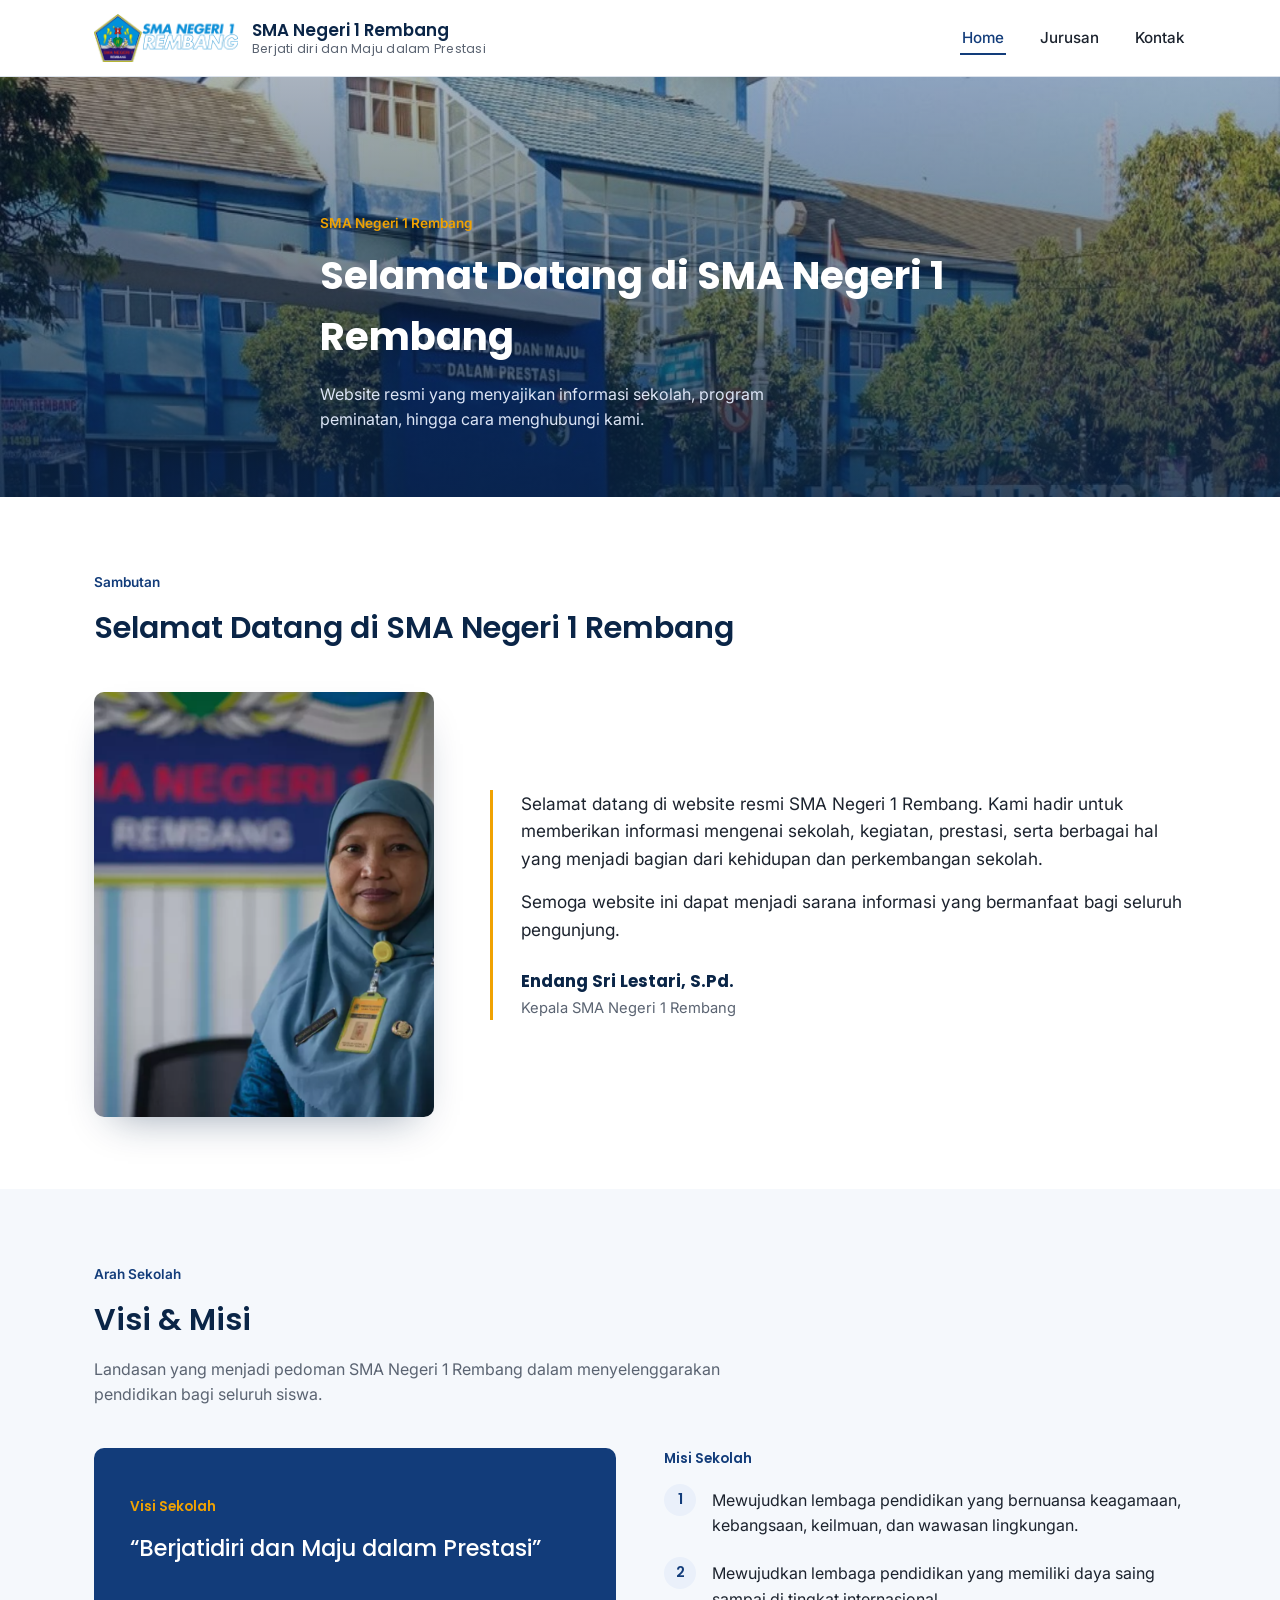
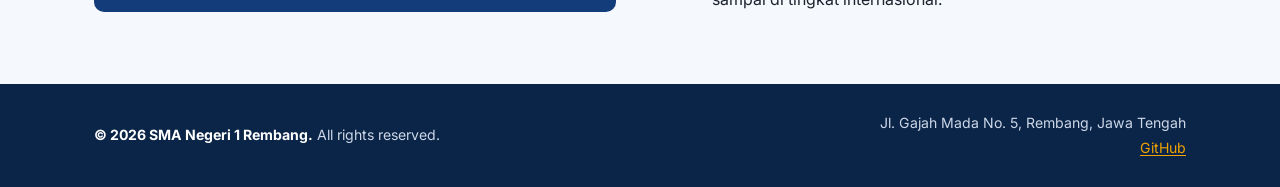
<file: Week 3/index.html>
<!DOCTYPE html>
<html lang="id">
<head>
<meta charset="UTF-8" />
<meta name="viewport" content="width=device-width, initial-scale=1.0" />
<title>SMA Negeri 1 Rembang — Beranda</title>
<link rel="preconnect" href="https://fonts.googleapis.com" />
<link rel="preconnect" href="https://fonts.gstatic.com" crossorigin />
<link href="https://fonts.googleapis.com/css2?family=Inter:wght@400;500;600&family=Poppins:wght@500;600;700&display=swap" rel="stylesheet" />
<link rel="stylesheet" href="style.css" />
</head>
<body>

<header class="site-header">
    <div class="container">
    <div class="brand">
        <img src="assets/logo.png" alt="Logo SMA Negeri 1 Rembang" />
        <div class="brand-name">
        SMA Negeri 1 Rembang
        <span>Berjati diri dan Maju dalam Prestasi</span>
        </div>
    </div>
    <nav class="main-nav">
        <ul>
        <li><a href="index.html" aria-current="page">Home</a></li>
        <li><a href="jurusan.html">Jurusan</a></li>
        <li><a href="kontak.html">Kontak</a></li>
        </ul>
    </nav>
    </div>
</header>

<main>

    <!-- Hero / Landing -->
    <section class="hero">
    <div class="container">
        <span class="hero-kicker">SMA Negeri 1 Rembang</span>
        <h1>Selamat Datang di SMA Negeri 1 Rembang</h1>
        <p>
        Website resmi yang menyajikan informasi sekolah, program peminatan,
        hingga cara menghubungi kami.
        </p>
    </div>
    </section>

    <!-- Sambutan Kepala Sekolah -->
    <section class="section">
    <div class="container">
        <span class="section-kicker">Sambutan</span>
        <h1 class="section-title">Selamat Datang di SMA Negeri 1 Rembang</h1>

        <div class="sambutan" style="margin-top: 40px;">
        <div class="sambutan-photo">
            <img src="assets/kepala-sekolah.png" alt="Foto Ibu Endang Sri Lestari, S.Pd., Kepala SMA Negeri 1 Rembang" />
        </div>
        <div class="sambutan-quote">
            <p>
            Selamat datang di website resmi SMA Negeri 1 Rembang. Kami hadir untuk
            memberikan informasi mengenai sekolah, kegiatan, prestasi, serta berbagai
            hal yang menjadi bagian dari kehidupan dan perkembangan sekolah.
            </p>
            <p>
            Semoga website ini dapat menjadi sarana informasi yang bermanfaat bagi
            seluruh pengunjung.
            </p>
            <div class="sambutan-signature">
            <strong>Endang Sri Lestari, S.Pd.</strong>
            <span>Kepala SMA Negeri 1 Rembang</span>
            </div>
        </div>
        </div>
    </div>
    </section>

    <!-- Visi & Misi -->
    <section class="section section-soft">
    <div class="container">
        <span class="section-kicker">Arah Sekolah</span>
        <h2 class="section-title">Visi &amp; Misi</h2>
        <p class="section-lede">
        Landasan yang menjadi pedoman SMA Negeri 1 Rembang dalam menyelenggarakan
        pendidikan bagi seluruh siswa.
        </p>

        <div class="visimisi">
        <div class="visi-card">
            <div class="label">Visi Sekolah</div>
            <p>&ldquo;Berjatidiri dan Maju dalam Prestasi&rdquo;</p>
        </div>

        <div class="misi-block">
            <div class="label">Misi Sekolah</div>
            <ol class="misi-list">
            <li>
                <span class="misi-num">1</span>
                <p>
                Mewujudkan lembaga pendidikan yang bernuansa keagamaan, kebangsaan,
                keilmuan, dan wawasan lingkungan.
                </p>
            </li>
            <li>
                <span class="misi-num">2</span>
                <p>
                Mewujudkan lembaga pendidikan yang memiliki daya saing sampai di
                tingkat internasional.
                </p>
            </li>
            </ol>
        </div>
        </div>
    </div>
    </section>

</main>

<footer class="site-footer">
    <div class="container">
    <span><strong>&copy; 2026 SMA Negeri 1 Rembang.</strong> All rights reserved.</span>
    <div class="footer-info">
        <span>Jl. Gajah Mada No. 5, Rembang, Jawa Tengah</span>
        <span><a href="https://github.com/ayudyadevina/Pweb-Assignment" target="_blank" rel="noopener">GitHub</a></span>
    </div>
    </div>
</footer>

</body>
</html>
</file>
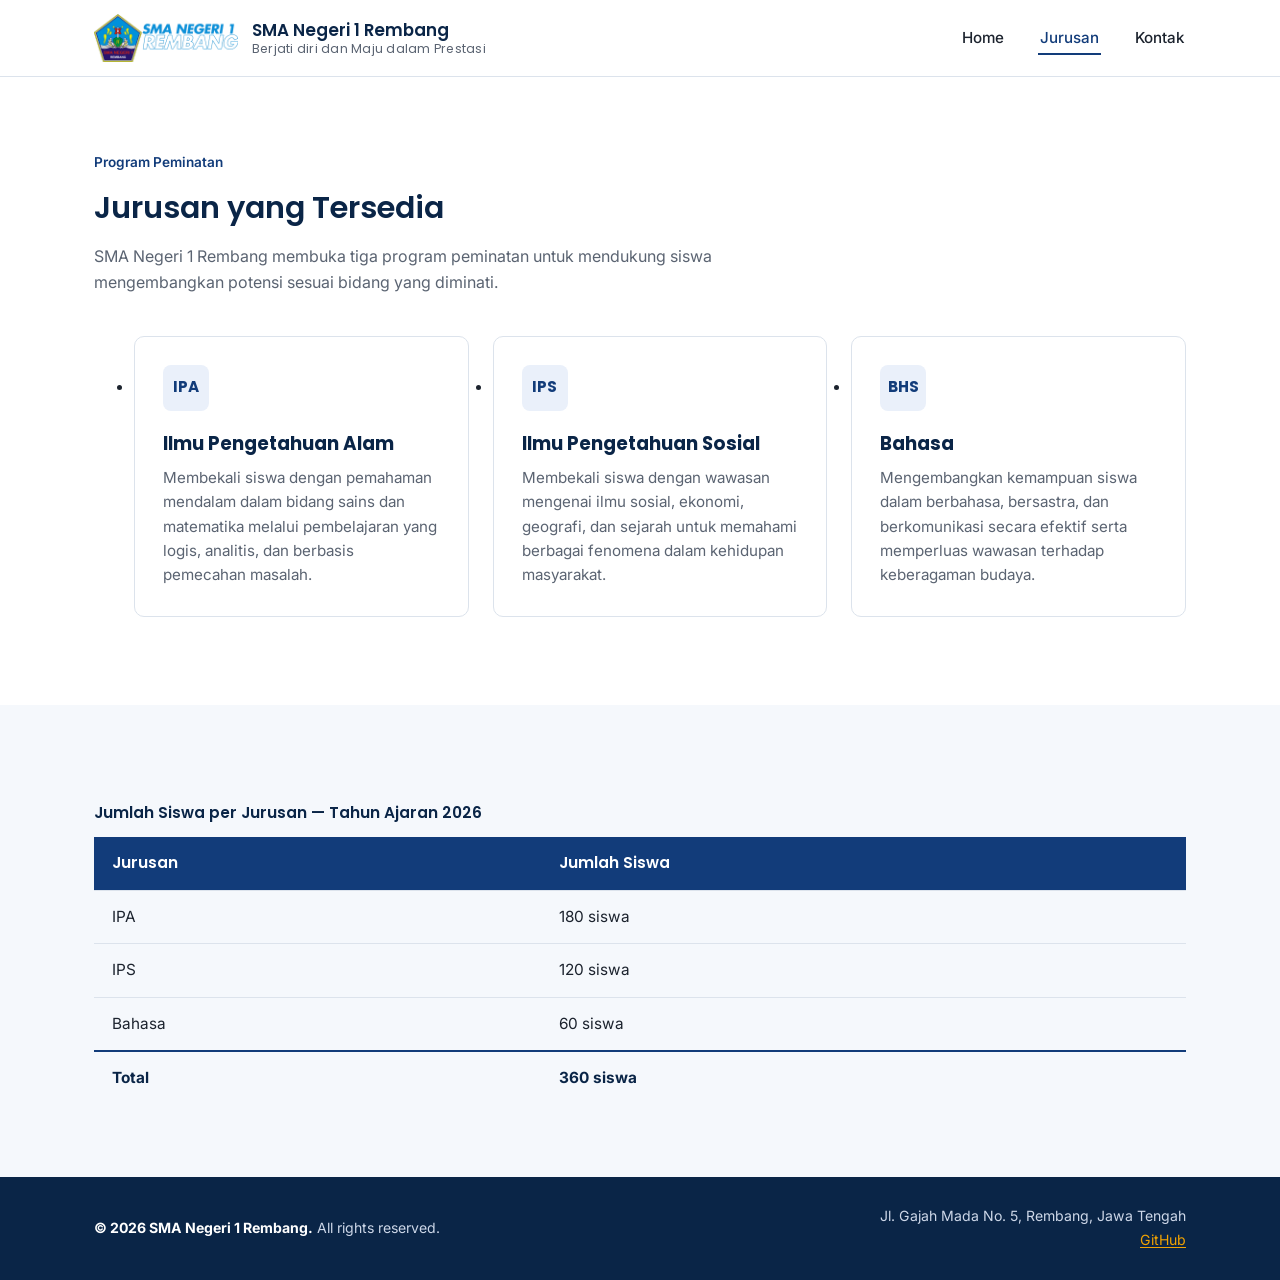
<file: Week 3/jurusan.html>
<!DOCTYPE html>
<html lang="id">
<head>
  <meta charset="UTF-8" />
  <meta name="viewport" content="width=device-width, initial-scale=1.0" />
  <title>SMA Negeri 1 Rembang — Jurusan</title>
  <link rel="preconnect" href="https://fonts.googleapis.com" />
  <link rel="preconnect" href="https://fonts.gstatic.com" crossorigin />
  <link href="https://fonts.googleapis.com/css2?family=Inter:wght@400;500;600&family=Poppins:wght@500;600;700&display=swap" rel="stylesheet" />
  <link rel="stylesheet" href="style.css" />
</head>
<body>

  <header class="site-header">
    <div class="container">
      <div class="brand">
        <img src="assets/logo.png" alt="Logo SMA Negeri 1 Rembang" />
        <div class="brand-name">
          SMA Negeri 1 Rembang
          <span>Berjati diri dan Maju dalam Prestasi</span>
        </div>
      </div>
      <nav class="main-nav">
        <ul>
          <li><a href="index.html">Home</a></li>
          <li><a href="jurusan.html" aria-current="page">Jurusan</a></li>
          <li><a href="kontak.html">Kontak</a></li>
        </ul>
      </nav>
    </div>
  </header>

  <main>

    <section class="section">
      <div class="container">
        <span class="section-kicker">Program Peminatan</span>
        <h2 class="section-title">Jurusan yang Tersedia</h2>
        <p class="section-lede">
          SMA Negeri 1 Rembang membuka tiga program peminatan untuk mendukung siswa mengembangkan potensi sesuai bidang yang diminati.
        </p>

        <ul class="jurusan-grid">
          <li class="jurusan-card">
            <span class="kode">IPA</span>
            <h3>Ilmu Pengetahuan Alam</h3>
            <p>
              Membekali siswa dengan pemahaman mendalam dalam bidang sains dan
              matematika melalui pembelajaran yang logis, analitis, dan berbasis
              pemecahan masalah.
            </p>
          </li>
          <li class="jurusan-card">
            <span class="kode">IPS</span>
            <h3>Ilmu Pengetahuan Sosial</h3>
            <p>
              Membekali siswa dengan wawasan mengenai ilmu sosial, ekonomi, geografi,
              dan sejarah untuk memahami berbagai fenomena dalam kehidupan masyarakat.
            </p>
          </li>
          <li class="jurusan-card">
            <span class="kode">BHS</span>
            <h3>Bahasa</h3>
            <p>
              Mengembangkan kemampuan siswa dalam berbahasa, bersastra, dan
              berkomunikasi secara efektif serta memperluas wawasan terhadap
              keberagaman budaya.
            </p>
          </li>
        </ul>
      </div>
    </section>

    <section class="section section-soft">
      <div class="container">
        <table class="data-table">
          <caption>Jumlah Siswa per Jurusan — Tahun Ajaran 2026</caption>
          <thead>
            <tr>
              <th scope="col">Jurusan</th>
              <th scope="col">Jumlah Siswa</th>
            </tr>
          </thead>
          <tbody>
            <tr>
              <td>IPA</td>
              <td>180 siswa</td>
            </tr>
            <tr>
              <td>IPS</td>
              <td>120 siswa</td>
            </tr>
            <tr>
              <td>Bahasa</td>
              <td>60 siswa</td>
            </tr>
          </tbody>
          <tfoot>
            <tr>
              <td>Total</td>
              <td>360 siswa</td>
            </tr>
          </tfoot>
        </table>
      </div>
    </section>

  </main>

  <footer class="site-footer">
    <div class="container">
      <span><strong>&copy; 2026 SMA Negeri 1 Rembang.</strong> All rights reserved.</span>
      <div class="footer-info">
        <span>Jl. Gajah Mada No. 5, Rembang, Jawa Tengah</span>
        <span><a href="https://github.com/ayudyadevina/Pweb-Assignment" target="_blank" rel="noopener">GitHub</a></span>
      </div>
    </div>
  </footer>

</body>
</html>
</file>
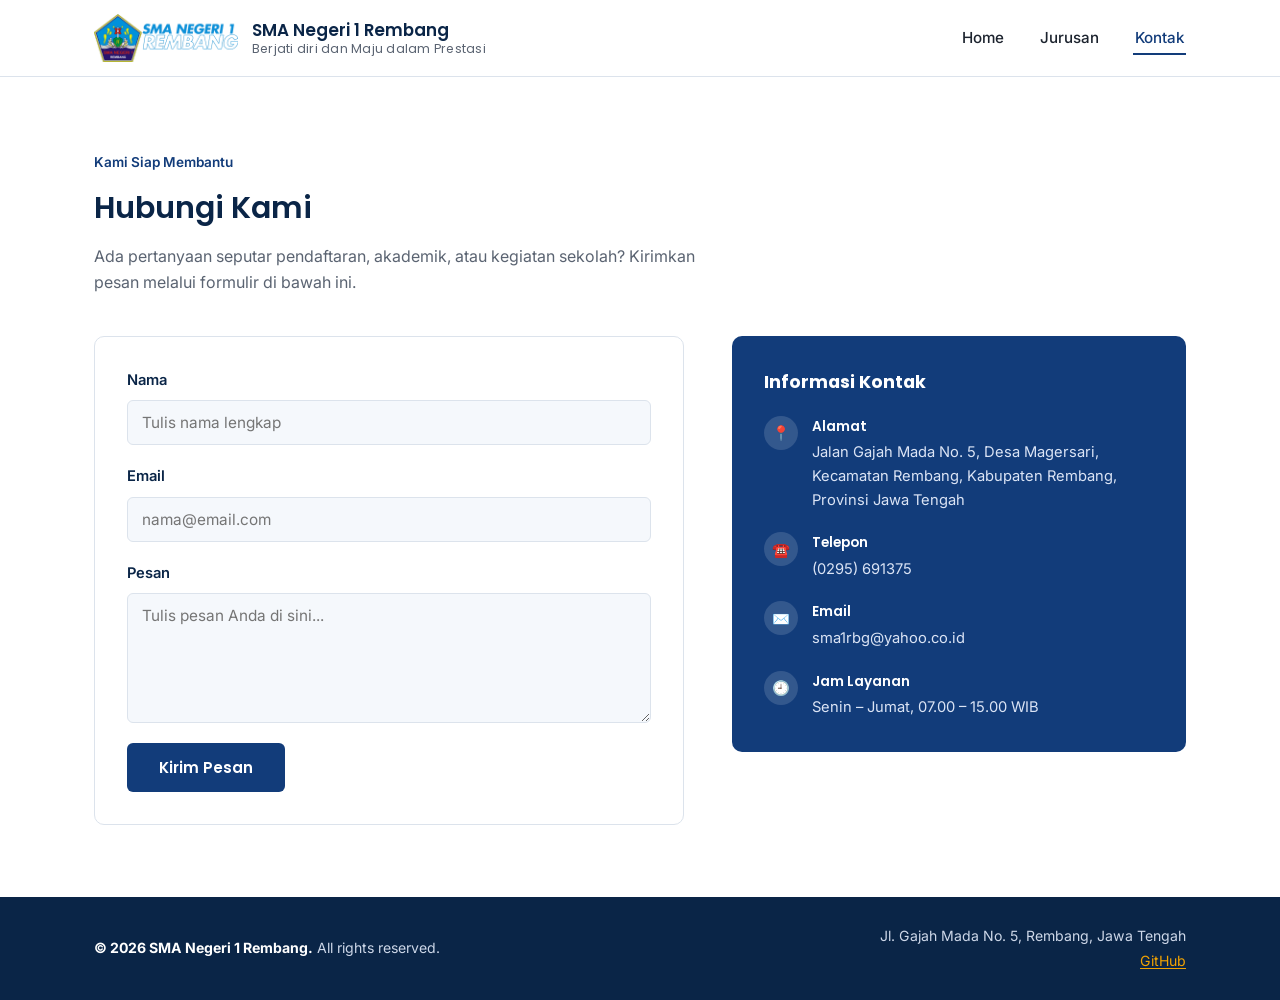
<file: Week 3/kontak.html>
<!DOCTYPE html>
<html lang="id">
<head>
  <meta charset="UTF-8" />
  <meta name="viewport" content="width=device-width, initial-scale=1.0" />
  <title>SMA Negeri 1 Rembang — Kontak</title>
  <link rel="preconnect" href="https://fonts.googleapis.com" />
  <link rel="preconnect" href="https://fonts.gstatic.com" crossorigin />
  <link href="https://fonts.googleapis.com/css2?family=Inter:wght@400;500;600&family=Poppins:wght@500;600;700&display=swap" rel="stylesheet" />
  <link rel="stylesheet" href="style.css" />
</head>
<body>

  <header class="site-header">
    <div class="container">
      <div class="brand">
        <img src="assets/logo.png" alt="Logo SMA Negeri 1 Rembang" />
        <div class="brand-name">
          SMA Negeri 1 Rembang
          <span>Berjati diri dan Maju dalam Prestasi</span>
        </div>
      </div>
      <nav class="main-nav">
        <ul>
          <li><a href="index.html">Home</a></li>
          <li><a href="jurusan.html">Jurusan</a></li>
          <li><a href="kontak.html" aria-current="page">Kontak</a></li>
        </ul>
      </nav>
    </div>
  </header>

  <main>
    <section class="section">
      <div class="container">
        <span class="section-kicker">Kami Siap Membantu</span>
        <h2 class="section-title">Hubungi Kami</h2>
        <p class="section-lede">
          Ada pertanyaan seputar pendaftaran, akademik, atau kegiatan sekolah?
          Kirimkan pesan melalui formulir di bawah ini.
        </p>

        <div class="kontak-grid">
          <form class="kontak-form" action="#" method="post">
            <div class="field">
              <label for="nama">Nama</label>
              <input type="text" id="nama" name="nama" placeholder="Tulis nama lengkap" required />
            </div>
            <div class="field">
              <label for="email">Email</label>
              <input type="email" id="email" name="email" placeholder="nama@email.com" required />
            </div>
            <div class="field">
              <label for="pesan">Pesan</label>
              <textarea id="pesan" name="pesan" placeholder="Tulis pesan Anda di sini..." required></textarea>
            </div>
            <button type="submit" class="btn-submit">Kirim Pesan</button>
          </form>

          <aside class="kontak-info">
            <h3>Informasi Kontak</h3>
            <div class="kontak-info-item">
              <span class="ikon">📍</span>
              <span class="teks">
                <strong>Alamat</strong>
                Jalan Gajah Mada No. 5, Desa Magersari, Kecamatan Rembang,
                Kabupaten Rembang, Provinsi Jawa Tengah
              </span>
            </div>
            <div class="kontak-info-item">
              <span class="ikon">☎️</span>
              <span class="teks">
                <strong>Telepon</strong>
                (0295) 691375
              </span>
            </div>
            <div class="kontak-info-item">
              <span class="ikon">✉️</span>
              <span class="teks">
                <strong>Email</strong>
                sma1rbg@yahoo.co.id
              </span>
            </div>
            <div class="kontak-info-item">
              <span class="ikon">🕘</span>
              <span class="teks">
                <strong>Jam Layanan</strong>
                Senin – Jumat, 07.00 – 15.00 WIB
              </span>
            </div>
          </aside>
        </div>
      </div>
    </section>
  </main>

  <footer class="site-footer">
    <div class="container">
      <span><strong>&copy; 2026 SMA Negeri 1 Rembang.</strong> All rights reserved.</span>
      <div class="footer-info">
        <span>Jl. Gajah Mada No. 5, Rembang, Jawa Tengah</span>
        <span><a href="https://github.com/ayudyadevina/Pweb-Assignment" target="_blank" rel="noopener">GitHub</a></span>
      </div>
    </div>
  </footer>

</body>
</html>
</file>
<file: Week 3/style.css>
:root {
  --color-primary: #123c7a;      /* navy blue, dari logo */
  --color-primary-dark: #0a2547;
  --color-primary-soft: #eaf0fa;
  --color-accent: #f0a202;       /* gold, dari kuning logo — dipakai sedikit aja */
  --color-bg: #ffffff;
  --color-bg-soft: #f5f8fc;
  --color-text: #1c232e;
  --color-text-muted: #5b6472;
  --color-border: #dce3ec;

  --font-heading: "Poppins", "Segoe UI", sans-serif;
  --font-body: "Inter", "Segoe UI", sans-serif;

  --max-width: 1140px;
}

* {
  box-sizing: border-box;
}

html {
  scroll-behavior: smooth;
}

body {
  margin: 0;
  font-family: var(--font-body);
  color: var(--color-text);
  background: var(--color-bg);
  line-height: 1.6;
}

img {
  max-width: 100%;
  display: block;
}

a {
  color: inherit;
  text-decoration: none;
}

.container {
  max-width: var(--max-width);
  margin: 0 auto;
  padding: 0 24px;
}

h1, h2, h3 {
  font-family: var(--font-heading);
  color: var(--color-primary-dark);
  margin: 0;
}

/* ---------- Header & Navigasi ---------- */

.site-header {
  position: sticky;
  top: 0;
  z-index: 50;
  background: var(--color-bg);
  border-bottom: 1px solid var(--color-border);
}

.site-header .container {
  display: flex;
  align-items: center;
  justify-content: space-between;
  gap: 24px;
  padding-top: 14px;
  padding-bottom: 14px;
}

.brand {
  display: flex;
  align-items: center;
  gap: 14px;
}

.brand img {
  height: 48px;
  width: auto;
}

.brand-name {
  font-family: var(--font-heading);
  font-weight: 600;
  font-size: 1.05rem;
  color: var(--color-primary-dark);
  line-height: 1.25;
}

.brand-name span {
  display: block;
  font-weight: 400;
  font-size: 0.78rem;
  color: var(--color-text-muted);
  letter-spacing: 0.02em;
}

.main-nav ul {
  display: flex;
  gap: 32px;
  list-style: none;
  margin: 0;
  padding: 0;
}

.main-nav a {
  font-weight: 500;
  font-size: 0.95rem;
  color: var(--color-text);
  padding: 6px 2px;
  border-bottom: 2px solid transparent;
  transition: border-color 0.15s ease, color 0.15s ease;
}

.main-nav a:hover,
.main-nav a:focus-visible,
.main-nav a[aria-current="page"] {
  color: var(--color-primary);
  border-bottom-color: var(--color-primary);
}

/* ---------- Section umum ---------- */

.section {
  padding: 72px 0;
}

.section-soft {
  background: var(--color-bg-soft);
}

.section-title {
  font-size: 1.9rem;
  font-weight: 600;
  margin-bottom: 8px;
}

.section-kicker {
  display: inline-block;
  color: var(--color-primary);
  font-weight: 600;
  font-size: 0.85rem;
  margin-bottom: 10px;
}

.section-lede {
  color: var(--color-text-muted);
  max-width: 640px;
  margin-top: 12px;
}

/* ---------- Hero (index.html) ---------- */

.hero {
  position: relative;
  min-height: 420px;
  display: flex;
  align-items: flex-end;
  background: linear-gradient(180deg, rgba(10, 37, 71, 0.35) 0%, rgba(10, 37, 71, 0.82) 100%),
    url("assets/hero.jpg") center / cover no-repeat;
}

.hero .container {
  padding-top: 120px;
  padding-bottom: 48px;
}

.hero-kicker {
  display: inline-block;
  color: var(--color-accent);
  font-weight: 600;
  font-size: 0.85rem;
  margin-bottom: 10px;
}

.hero h1 {
  color: #fff;
  font-size: 2.4rem;
  max-width: 640px;
}

.hero p {
  color: #dbe4f5;
  max-width: 520px;
  margin-top: 14px;
}

/* ---------- Sambutan (index.html) ---------- */

.sambutan {
  display: grid;
  grid-template-columns: 340px 1fr;
  gap: 56px;
  align-items: center;
}

.sambutan-photo {
  border-radius: 10px;
  overflow: hidden;
  box-shadow: 0 18px 40px -20px rgba(10, 37, 71, 0.45);
}

.sambutan-photo img {
  width: 100%;
  height: 100%;
  object-fit: cover;
  aspect-ratio: 4 / 5;
}

.sambutan-quote {
  border-left: 3px solid var(--color-accent);
  padding-left: 28px;
}

.sambutan-quote p {
  font-size: 1.08rem;
  color: var(--color-text);
  margin: 0 0 16px;
}

.sambutan-signature {
  margin-top: 24px;
}

.sambutan-signature strong {
  display: block;
  font-family: var(--font-heading);
  font-size: 1.05rem;
  color: var(--color-primary-dark);
}

.sambutan-signature span {
  color: var(--color-text-muted);
  font-size: 0.92rem;
}

/* ---------- Visi & Misi ---------- */

.visimisi {
  display: grid;
  grid-template-columns: 1fr 1fr;
  gap: 48px;
  margin-top: 40px;
}

.visi-card {
  background: var(--color-primary);
  color: #fff;
  border-radius: 10px;
  padding: 36px;
  display: flex;
  flex-direction: column;
  justify-content: center;
}

.visi-card .label {
  font-family: var(--font-heading);
  font-size: 0.85rem;
  font-weight: 600;
  color: var(--color-accent);
  margin-bottom: 14px;
}

.visi-card p {
  font-family: var(--font-heading);
  font-size: 1.4rem;
  font-weight: 500;
  line-height: 1.45;
  margin: 0;
}

.misi-block .label {
  font-family: var(--font-heading);
  font-size: 0.85rem;
  font-weight: 600;
  color: var(--color-primary);
  margin-bottom: 14px;
}

.misi-list {
  list-style: none;
  margin: 0;
  padding: 0;
  display: flex;
  flex-direction: column;
  gap: 18px;
}

.misi-list li {
  display: flex;
  gap: 16px;
  align-items: flex-start;
}

.misi-num {
  flex: none;
  width: 32px;
  height: 32px;
  border-radius: 50%;
  background: var(--color-primary-soft);
  color: var(--color-primary);
  font-family: var(--font-heading);
  font-weight: 600;
  font-size: 0.9rem;
  display: flex;
  align-items: center;
  justify-content: center;
}

.misi-list p {
  margin: 4px 0 0;
}

/* ---------- Footer ---------- */

.site-footer {
  background: var(--color-primary-dark);
  color: #cdd7e8;
  padding: 28px 0;
}

.site-footer .container {
  display: flex;
  align-items: center;
  justify-content: space-between;
  flex-wrap: wrap;
  gap: 8px;
  font-size: 0.88rem;
}

.footer-info {
  display: flex;
  flex-direction: column;
  align-items: flex-end;
  gap: 2px;
}

.site-footer strong {
  color: #fff;
}

.site-footer a {
  color: var(--color-accent);
  text-decoration: underline;
  text-underline-offset: 2px;
}

.site-footer a:hover,
.site-footer a:focus-visible {
  color: #ffc233;
}

/* ---------- Jurusan page ---------- */

.jurusan-grid {
  display: grid;
  grid-template-columns: repeat(3, 1fr);
  gap: 24px;
  margin-top: 40px;
}

.jurusan-card {
  background: var(--color-bg);
  border: 1px solid var(--color-border);
  border-radius: 10px;
  padding: 28px;
}

.jurusan-card .kode {
  display: inline-flex;
  align-items: center;
  justify-content: center;
  width: 46px;
  height: 46px;
  border-radius: 8px;
  background: var(--color-primary-soft);
  color: var(--color-primary);
  font-family: var(--font-heading);
  font-weight: 700;
  font-size: 0.95rem;
  margin-bottom: 18px;
}

.jurusan-card h3 {
  font-size: 1.15rem;
  margin-bottom: 8px;
}

.jurusan-card p {
  color: var(--color-text-muted);
  font-size: 0.95rem;
  margin: 0;
}

.data-table {
  width: 100%;
  border-collapse: collapse;
  margin-top: 24px;
  font-size: 0.96rem;
}

.data-table caption {
  text-align: left;
  font-weight: 600;
  color: var(--color-primary-dark);
  margin-bottom: 12px;
  font-family: var(--font-heading);
}

.data-table th,
.data-table td {
  padding: 14px 18px;
  text-align: left;
  border-bottom: 1px solid var(--color-border);
}

.data-table thead th {
  background: var(--color-primary);
  color: #fff;
  font-family: var(--font-heading);
  font-weight: 600;
}

.data-table tbody tr:nth-child(even) {
  background: var(--color-bg-soft);
}

.data-table tfoot td {
  font-weight: 700;
  color: var(--color-primary-dark);
  border-bottom: none;
  border-top: 2px solid var(--color-primary);
}

/* ---------- Kontak page ---------- */

.kontak-grid {
  display: grid;
  grid-template-columns: 1.3fr 1fr;
  gap: 48px;
  align-items: start;
  margin-top: 40px;
}

.kontak-form {
  background: var(--color-bg);
  border: 1px solid var(--color-border);
  border-radius: 10px;
  padding: 32px;
  display: flex;
  flex-direction: column;
  gap: 20px;
}

.field {
  display: flex;
  flex-direction: column;
  gap: 8px;
}

.field label {
  font-weight: 600;
  font-size: 0.92rem;
  color: var(--color-primary-dark);
}

.field input,
.field textarea {
  font-family: var(--font-body);
  font-size: 0.96rem;
  padding: 12px 14px;
  border: 1px solid var(--color-border);
  border-radius: 6px;
  background: var(--color-bg-soft);
  color: var(--color-text);
}

.field input:focus,
.field textarea:focus {
  outline: none;
  border-color: var(--color-primary);
  background: #fff;
  box-shadow: 0 0 0 3px var(--color-primary-soft);
}

.field textarea {
  resize: vertical;
  min-height: 130px;
}

.btn-submit {
  align-self: flex-start;
  font-family: var(--font-heading);
  font-weight: 600;
  font-size: 0.95rem;
  color: #fff;
  background: var(--color-primary);
  border: none;
  padding: 13px 32px;
  border-radius: 6px;
  cursor: pointer;
  transition: background 0.15s ease;
}

.btn-submit:hover {
  background: var(--color-primary-dark);
}

.kontak-info {
  background: var(--color-primary);
  color: #fff;
  border-radius: 10px;
  padding: 32px;
}

.kontak-info h3 {
  color: #fff;
  font-size: 1.1rem;
  margin-bottom: 20px;
}

.kontak-info-item {
  display: flex;
  gap: 14px;
  margin-bottom: 20px;
}

.kontak-info-item:last-child {
  margin-bottom: 0;
}

.kontak-info-item .ikon {
  flex: none;
  width: 34px;
  height: 34px;
  border-radius: 50%;
  background: rgba(255, 255, 255, 0.14);
  display: flex;
  align-items: center;
  justify-content: center;
  font-size: 0.9rem;
}

.kontak-info-item .teks {
  font-size: 0.92rem;
  color: #dbe4f5;
}

.kontak-info-item .teks strong {
  display: block;
  color: #fff;
  font-family: var(--font-heading);
  font-size: 0.85rem;
  font-weight: 600;
  margin-bottom: 4px;
}

/* ---------- Responsive ---------- */

@media (max-width: 860px) {
  .main-nav ul {
    gap: 18px;
  }

  .sambutan,
  .visimisi,
  .kontak-grid {
    grid-template-columns: 1fr;
  }

  .jurusan-grid {
    grid-template-columns: 1fr;
  }

  .site-footer .container {
    flex-direction: column;
    text-align: center;
  }

  .footer-info {
    align-items: center;
  }
}

@media (max-width: 560px) {
  .main-nav ul {
    gap: 12px;
    font-size: 0.85rem;
  }

  .brand-name {
    font-size: 0.9rem;
  }

  .section {
    padding: 48px 0;
  }
}
</file>
